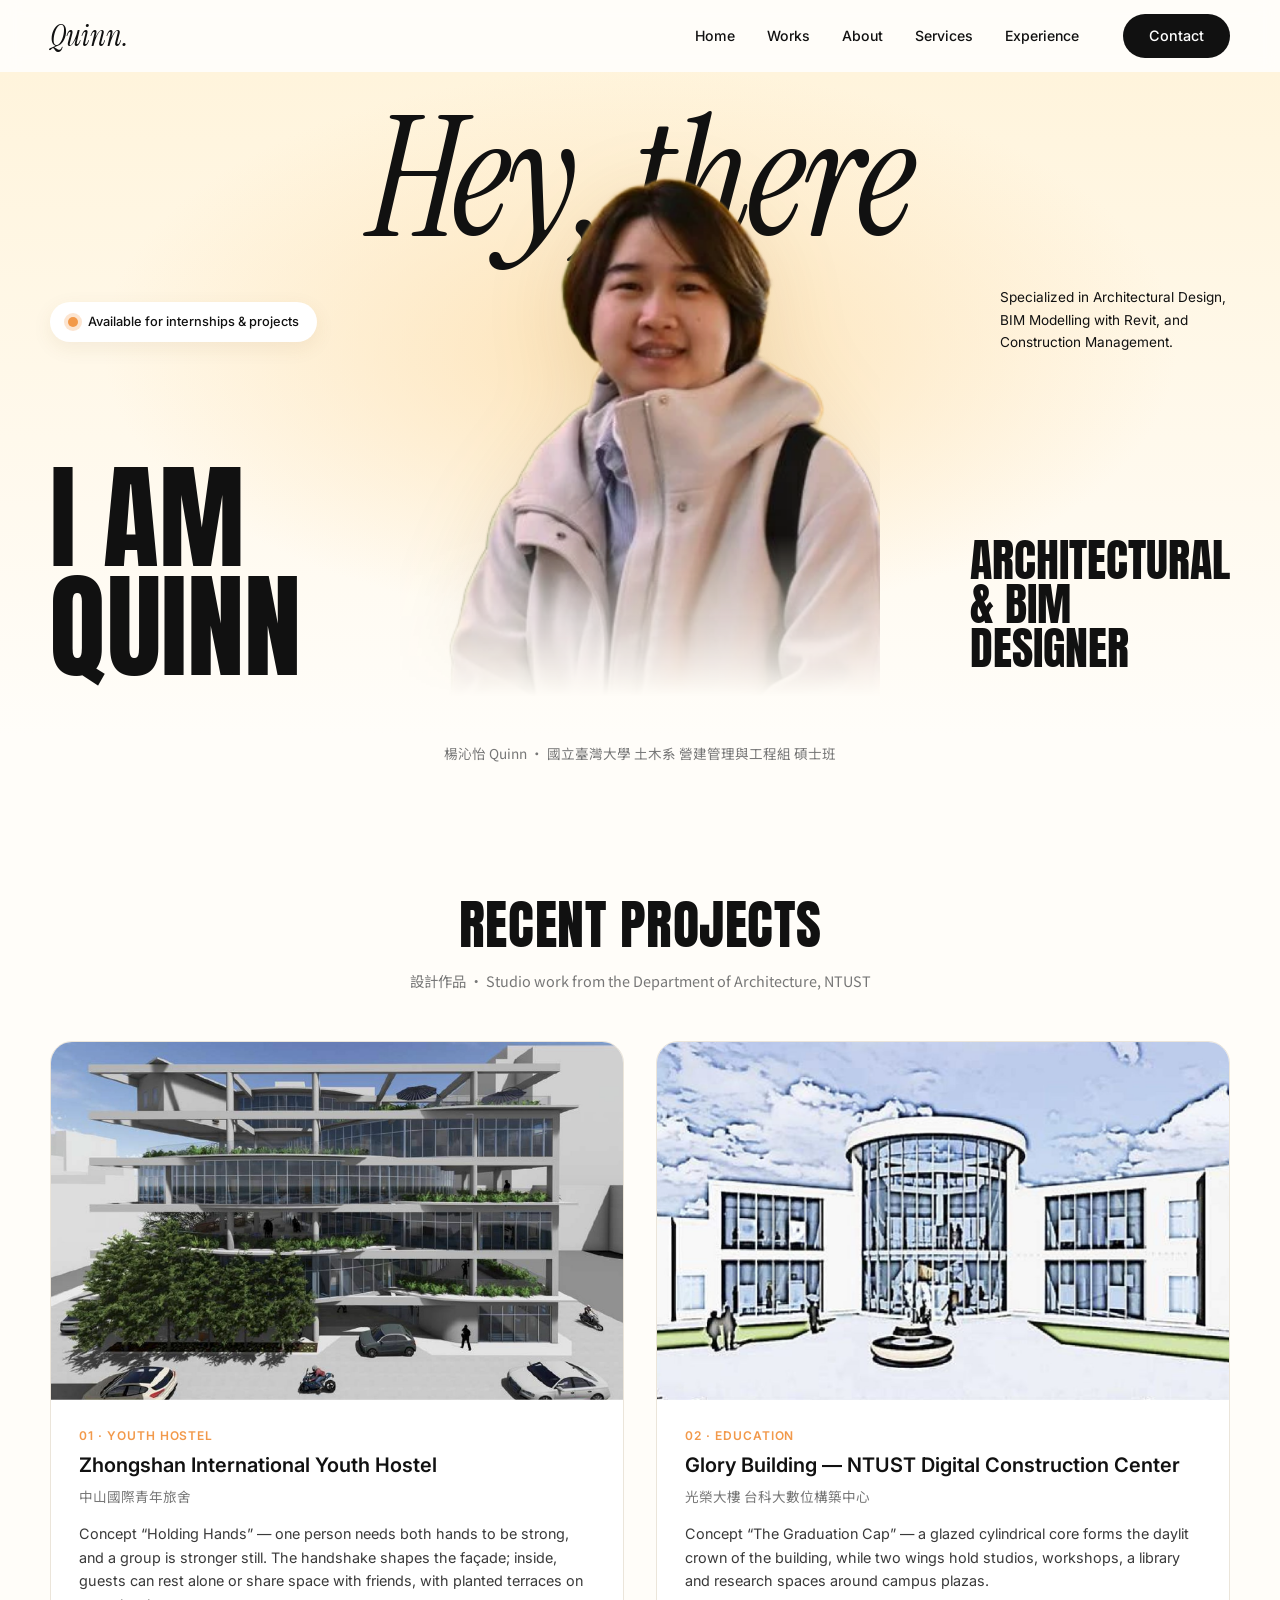
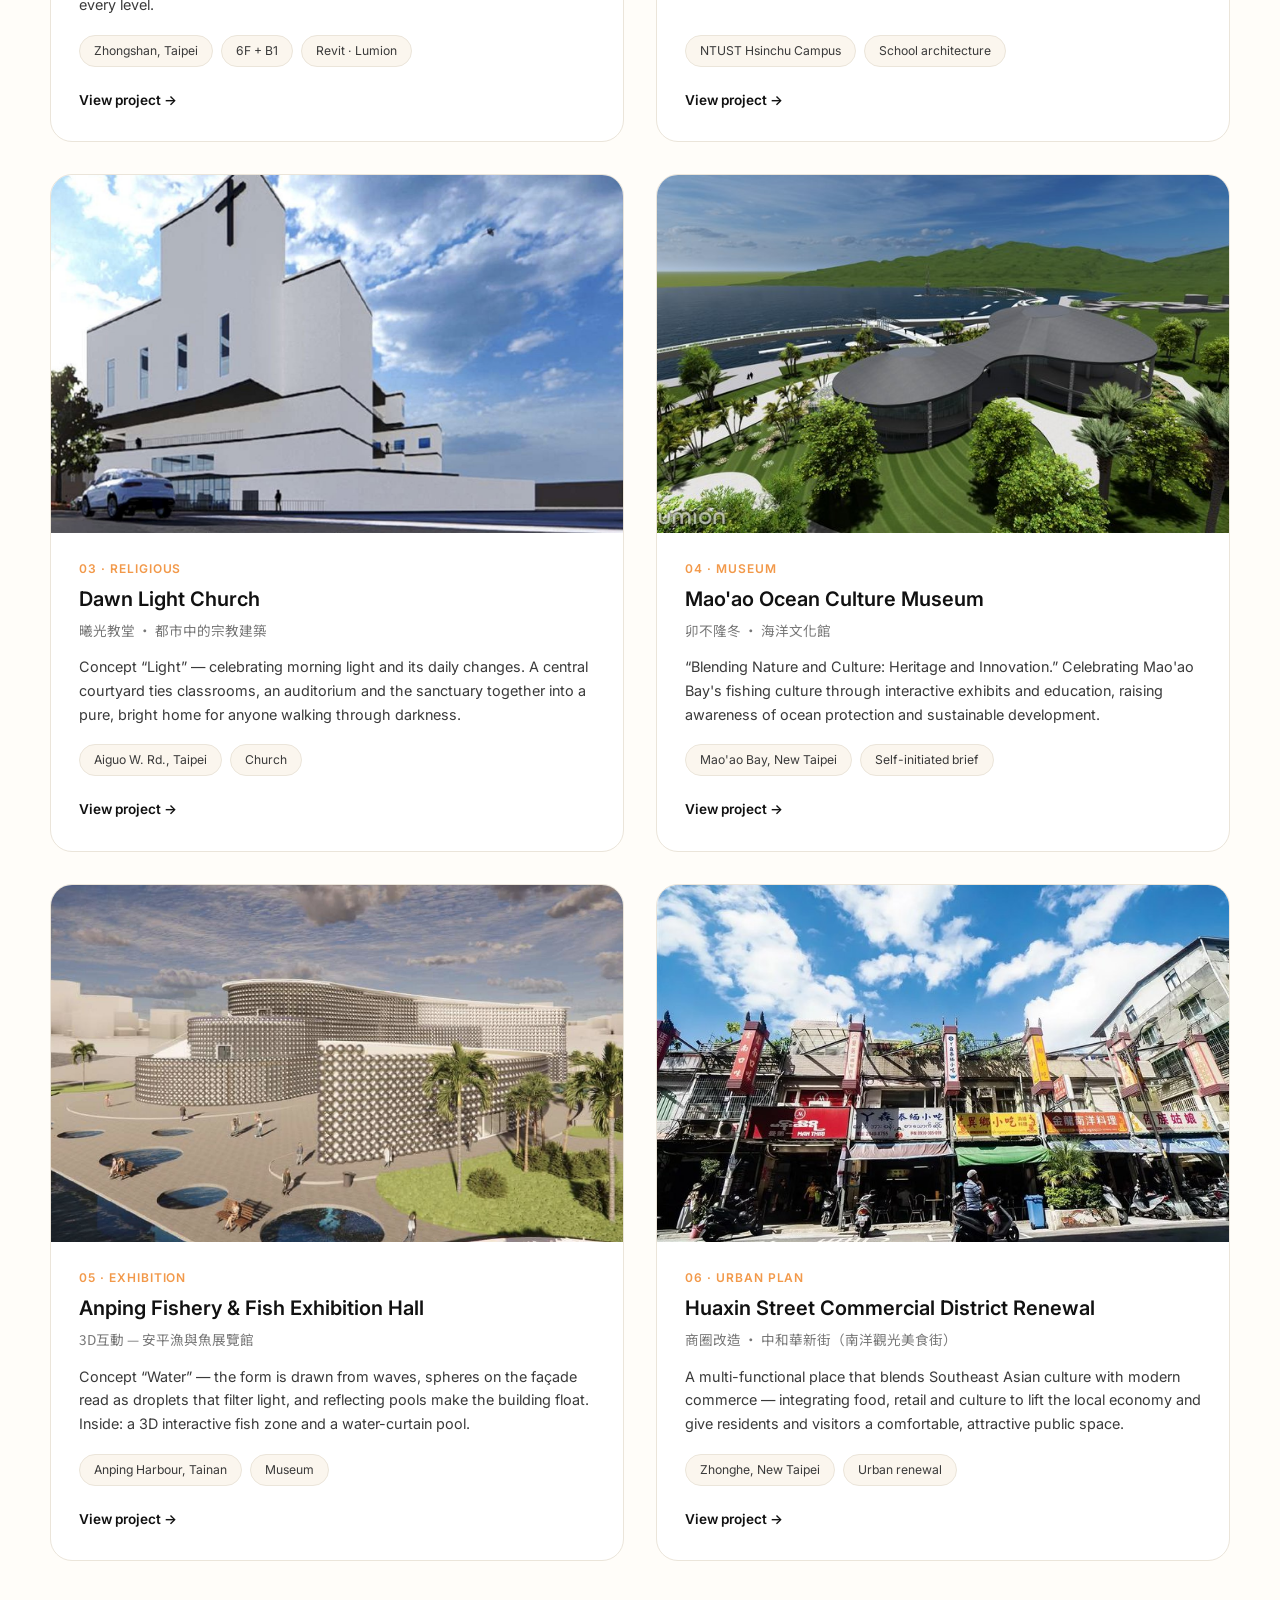
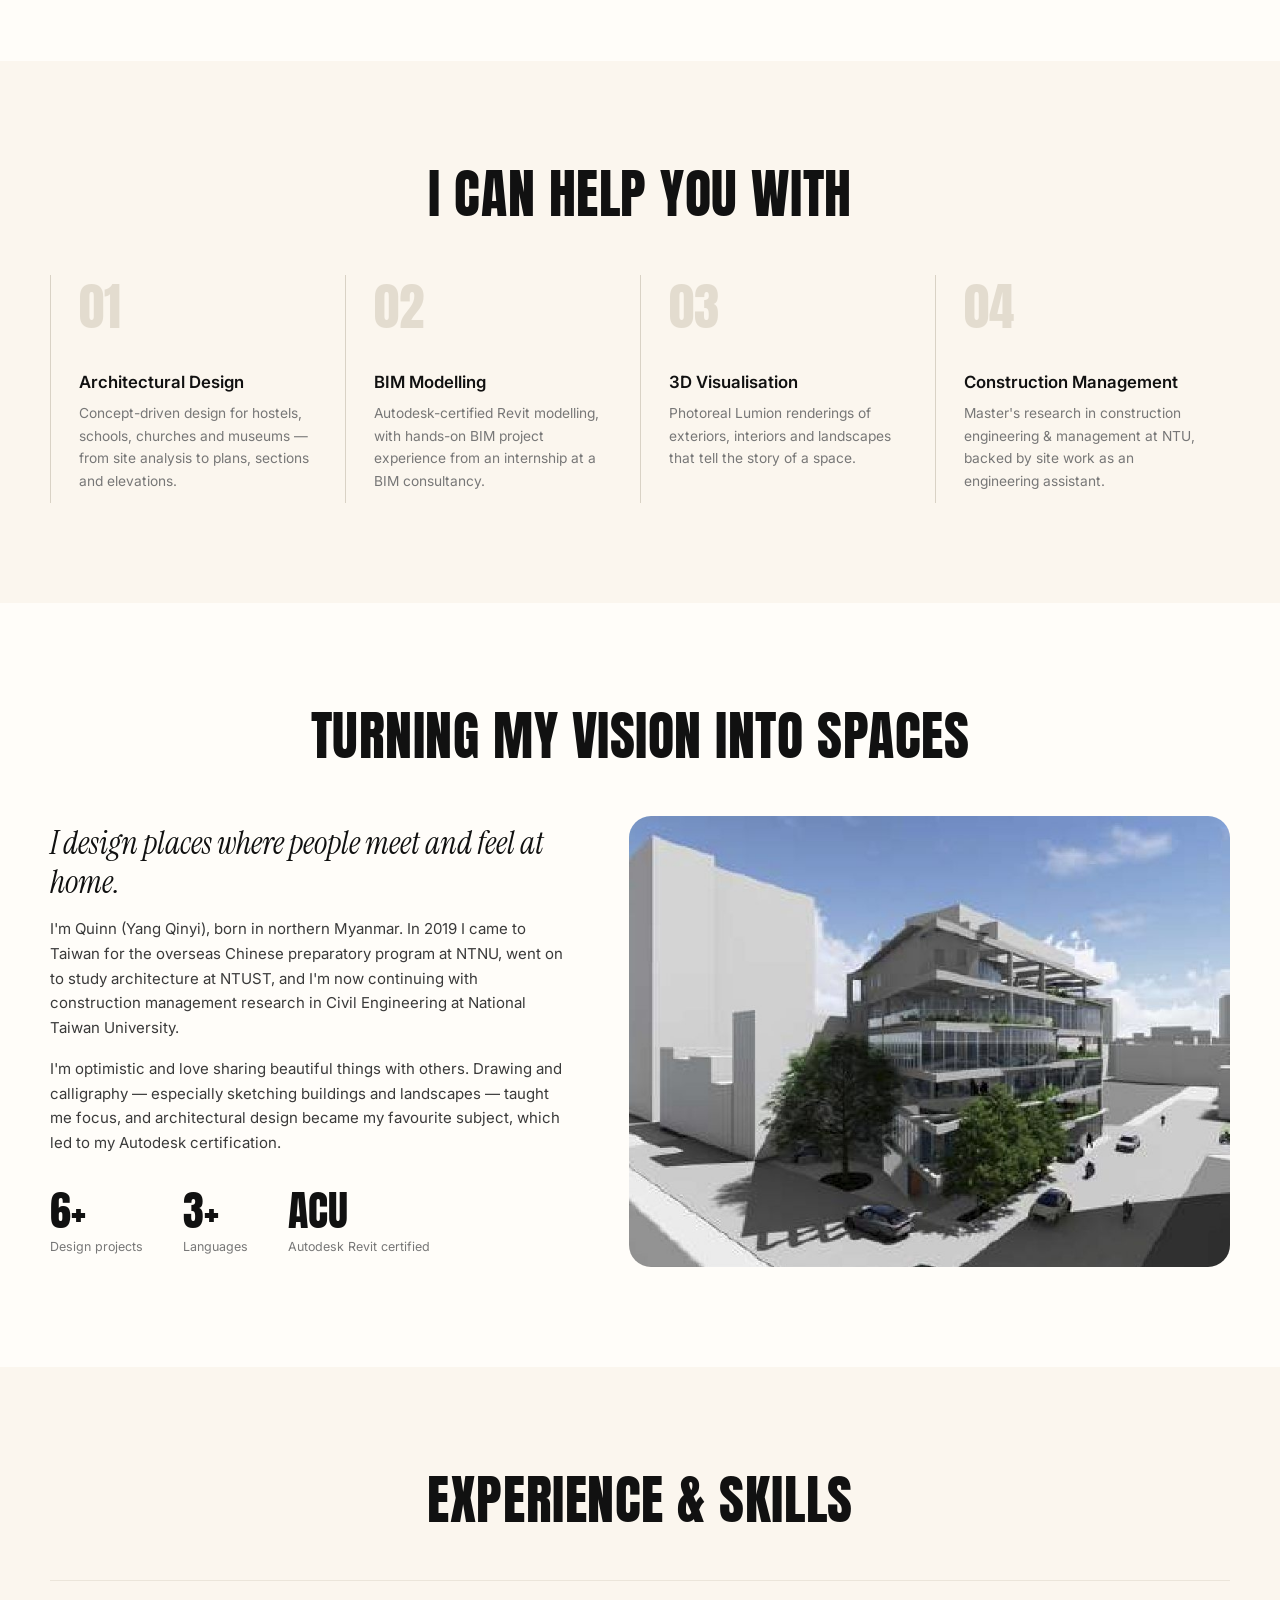
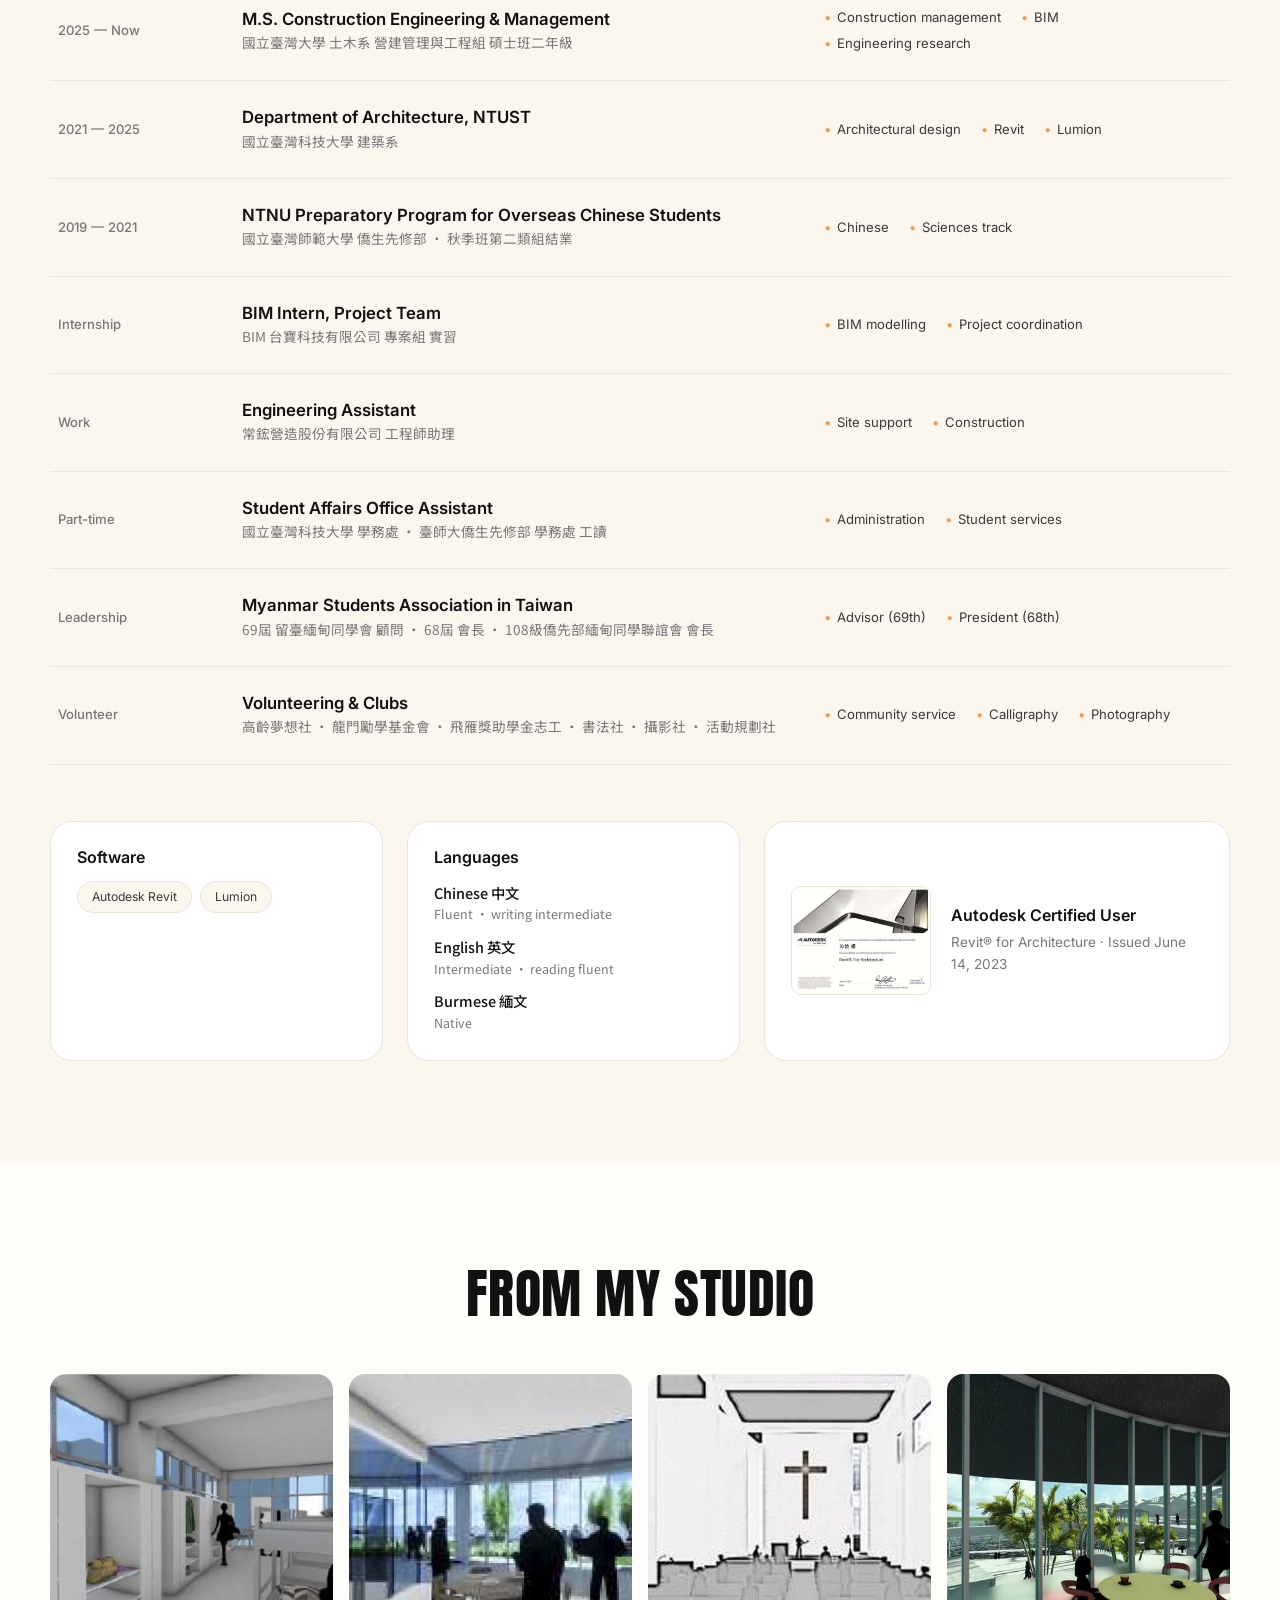
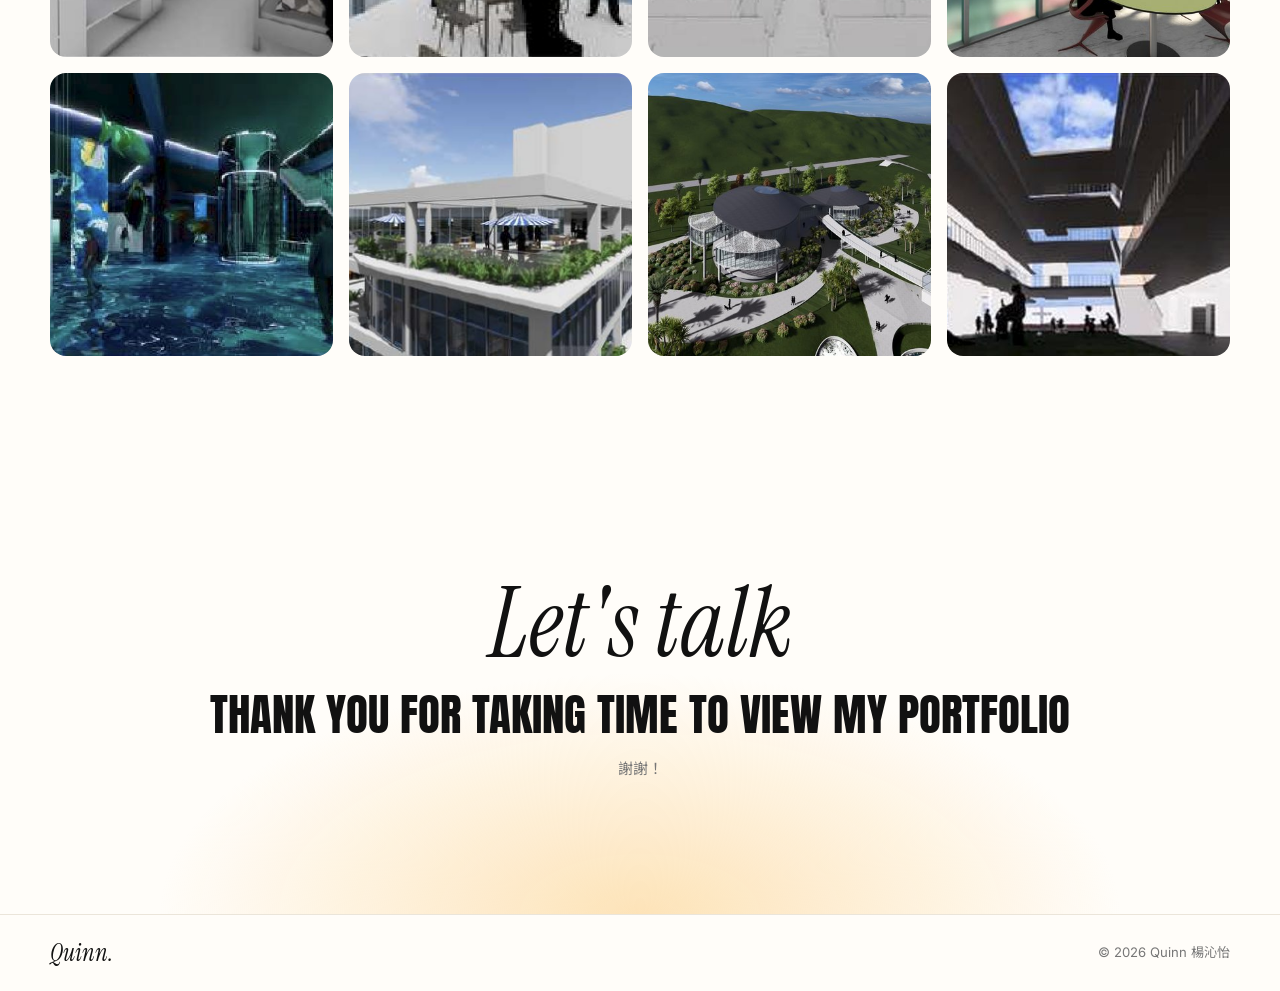
<file: index.html>
<!DOCTYPE html>
<html lang="en">
<head>
  <meta charset="UTF-8">
  <meta name="viewport" content="width=device-width, initial-scale=1.0">
  <title>Portfolio</title>
  <link rel="preconnect" href="https://fonts.googleapis.com">
  <link rel="preconnect" href="https://fonts.gstatic.com" crossorigin>
  <link href="https://fonts.googleapis.com/css2?family=Anton&family=Instrument+Serif:ital@0;1&family=Inter:wght@400;500;600&family=Noto+Sans+TC:wght@400;500&display=swap" rel="stylesheet">
  <link rel="stylesheet" href="style.css">
  <script src="common.js" defer></script>
  <script src="script.js" defer></script>
</head>
<body>
  <!-- All personal content (name, summary, projects, experience…) lives in data.json
       and is filled in by script.js. Edit data.json to update the site. -->

  <p id="load-error" class="load-error" hidden></p>

  <!-- ===== Navigation ===== -->
  <header class="nav">
    <div class="container nav__inner">
      <a href="#home" class="nav__logo" id="nav-logo"></a>

      <input type="checkbox" id="nav-toggle" class="nav__toggle">
      <label for="nav-toggle" class="nav__burger" aria-label="Toggle menu"><span></span></label>

      <nav class="nav__links">
        <a href="#home">Home</a>
        <a href="#projects">Works</a>
        <a href="#about">About</a>
        <a href="#services">Services</a>
        <a href="#experience">Experience</a>
        <a href="#contact" class="btn btn--dark nav__cta">Contact</a>
      </nav>
    </div>
  </header>

  <main>
    <!-- ===== Hero ===== -->
    <section class="hero" id="home">
      <div class="container hero__inner">
        <p class="hero__hey" id="hero-greeting"></p>
        <div class="hero__photo" id="hero-photo"></div>
        <p class="hero__status" id="hero-status"></p>
        <p class="hero__spec" id="hero-spec"></p>
        <h1 class="hero__name" id="hero-name"></h1>
        <h2 class="hero__role" id="hero-role"></h2>
        <p class="hero__zh" id="hero-subtitle"></p>
      </div>
    </section>

    <!-- ===== Recent Projects ===== -->
    <section class="section" id="projects">
      <div class="container">
        <h2 class="section__title">Recent Projects</h2>
        <p class="section__sub" id="projects-subtitle"></p>
        <div class="projects" id="project-list"></div>
      </div>
    </section>

    <!-- ===== Services ===== -->
    <section class="section section--soft" id="services">
      <div class="container">
        <h2 class="section__title">I Can Help You With</h2>
        <div class="services" id="service-list"></div>
      </div>
    </section>

    <!-- ===== About / Vision ===== -->
    <section class="section" id="about">
      <div class="container">
        <h2 class="section__title">Turning My Vision Into Spaces</h2>
        <div class="vision">
          <div class="vision__text">
            <p class="vision__lead" id="about-lead"></p>
            <div class="vision__paras" id="about-text"></div>
            <div class="stats" id="about-stats"></div>
          </div>
          <div class="vision__img" id="about-image"></div>
        </div>
      </div>
    </section>

    <!-- ===== Experience & Skills ===== -->
    <section class="section section--soft" id="experience">
      <div class="container">
        <h2 class="section__title">Experience &amp; Skills</h2>
        <div class="rows" id="experience-list"></div>

        <div class="skills">
          <div class="skill-card">
            <h4>Software</h4>
            <ul class="chips" id="skills-software"></ul>
          </div>
          <div class="skill-card">
            <h4>Languages</h4>
            <ul class="lang" id="skills-languages"></ul>
          </div>
          <div class="skill-card skill-card--cert" id="skills-certificate"></div>
        </div>
      </div>
    </section>

    <!-- ===== Studio gallery ===== -->
    <section class="section" id="gallery">
      <div class="container">
        <h2 class="section__title">From My Studio</h2>
        <div class="gallery" id="gallery-list"></div>
      </div>
    </section>

    <!-- ===== Contact ===== -->
    <section class="contact" id="contact">
      <div class="container contact__inner">
        <p class="contact__hey" id="contact-greeting"></p>
        <h2 class="contact__title" id="contact-title"></h2>
        <p class="contact__lead" id="contact-lead"></p>
        <a class="btn btn--dark btn--lg" id="contact-email"></a>
      </div>
    </section>
  </main>

  <footer class="footer">
    <div class="container footer__inner">
      <span class="nav__logo" id="footer-logo"></span>
      <p id="footer-copy"></p>
    </div>
  </footer>

</body>
</html>
</file>
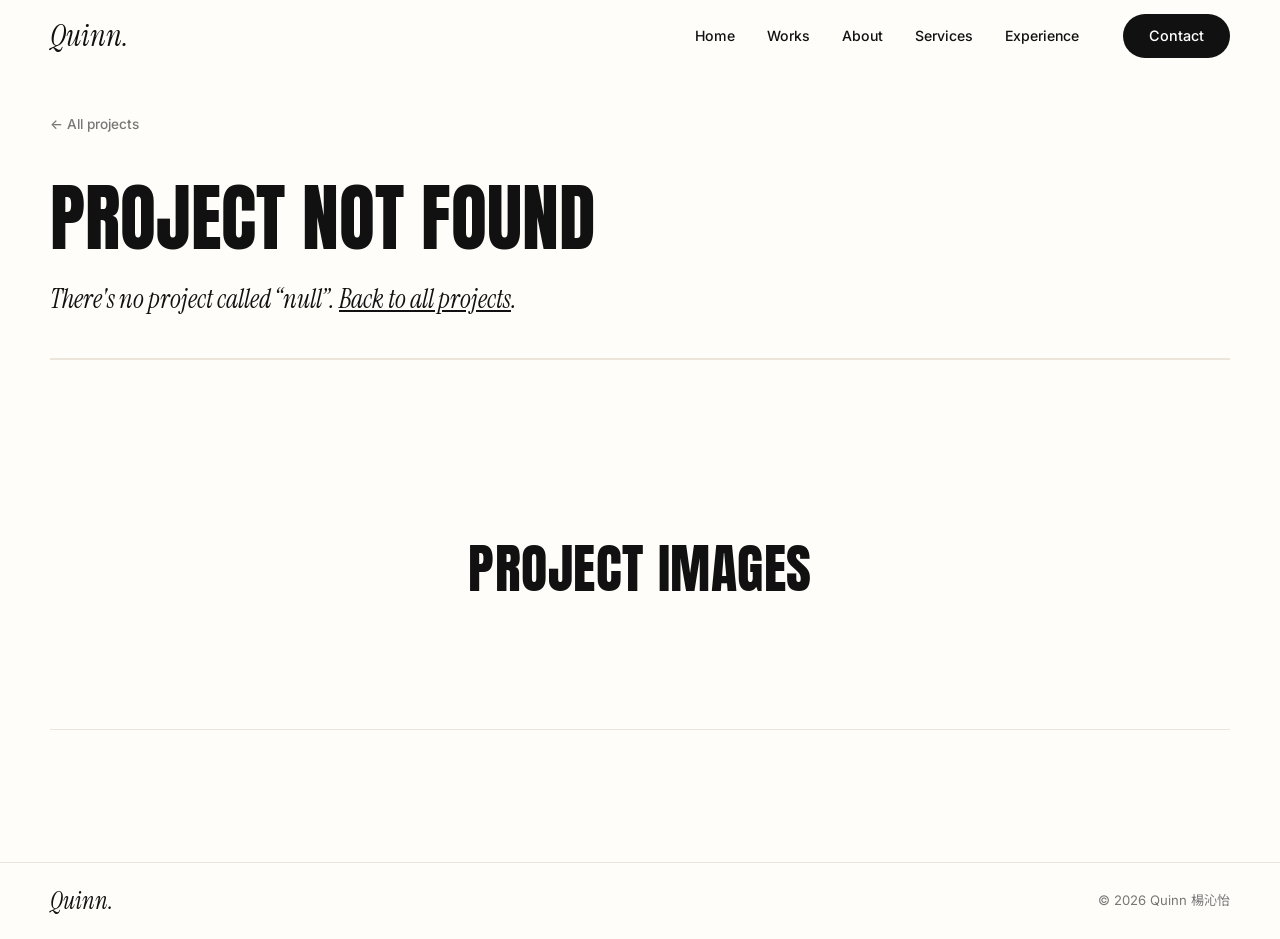
<file: project.html>
<!DOCTYPE html>
<html lang="en">
<head>
  <meta charset="UTF-8">
  <meta name="viewport" content="width=device-width, initial-scale=1.0">
  <title>Project</title>
  <link rel="preconnect" href="https://fonts.googleapis.com">
  <link rel="preconnect" href="https://fonts.gstatic.com" crossorigin>
  <link href="https://fonts.googleapis.com/css2?family=Anton&family=Instrument+Serif:ital@0;1&family=Inter:wght@400;500;600&family=Noto+Sans+TC:wght@400;500&display=swap" rel="stylesheet">
  <link rel="stylesheet" href="style.css">
  <script src="common.js" defer></script>
  <script src="project.js" defer></script>
</head>
<body>
  <!-- One page for every project: project.html?p=<slug>.
       The content comes from that project's "details" in data.json. -->

  <p id="load-error" class="load-error" hidden></p>

  <!-- ===== Navigation ===== -->
  <header class="nav">
    <div class="container nav__inner">
      <a href="index.html#home" class="nav__logo" id="nav-logo"></a>

      <input type="checkbox" id="nav-toggle" class="nav__toggle">
      <label for="nav-toggle" class="nav__burger" aria-label="Toggle menu"><span></span></label>

      <nav class="nav__links">
        <a href="index.html#home">Home</a>
        <a href="index.html#projects">Works</a>
        <a href="index.html#about">About</a>
        <a href="index.html#services">Services</a>
        <a href="index.html#experience">Experience</a>
        <a href="index.html#contact" class="btn btn--dark nav__cta">Contact</a>
      </nav>
    </div>
  </header>

  <main>
    <section class="detail">
      <div class="container">
        <a href="index.html#projects" class="detail__back"><span aria-hidden="true">←</span> All projects</a>

        <header class="detail__head">
          <span class="project__num" id="detail-num"></span>
          <h1 class="detail__title" id="detail-title"></h1>
          <p class="detail__zh" id="detail-zh"></p>
          <p class="detail__lead" id="detail-lead"></p>
        </header>

        <dl class="detail__facts" id="detail-facts"></dl>
      </div>

      <div class="container">
        <div class="detail__hero" id="detail-hero"></div>
      </div>

      <div class="container detail__story" id="detail-sections"></div>

      <div class="container">
        <h2 class="section__title detail__gallery-title">Project Images</h2>
        <div class="detail__gallery" id="detail-images"></div>
      </div>

      <nav class="container detail__pager" id="detail-pager" aria-label="More projects"></nav>
    </section>
  </main>

  <!-- Full-size image viewer -->
  <dialog class="lightbox" id="lightbox" aria-label="Image viewer">
    <button class="lightbox__close" id="lightbox-close" aria-label="Close">×</button>
    <button class="lightbox__nav lightbox__nav--prev" id="lightbox-prev" aria-label="Previous image">‹</button>
    <figure>
      <img id="lightbox-img" alt="">
      <figcaption id="lightbox-caption"></figcaption>
    </figure>
    <button class="lightbox__nav lightbox__nav--next" id="lightbox-next" aria-label="Next image">›</button>
  </dialog>

  <footer class="footer">
    <div class="container footer__inner">
      <span class="nav__logo" id="footer-logo"></span>
      <p id="footer-copy"></p>
    </div>
  </footer>

</body>
</html>
</file>
<file: style.css>
/* ===== Tokens ===== */
:root {
  --bg: #fffdf9;
  --soft: #fbf6ee;
  --cream: #fff4dc;
  --peach: #fde3b8;
  --orange: #f2994a;
  --ink: #111111;
  --text: #3a3a3a;
  --muted: #777;
  --line: #ebe5da;
  --radius: 22px;
  --display: "Anton", "Noto Sans TC", Impact, sans-serif;
  --serif: "Instrument Serif", Georgia, serif;
  --sans: "Inter", "Noto Sans TC", system-ui, sans-serif;
  --zh: "Noto Sans TC", "Inter", sans-serif;
}

*, *::before, *::after { box-sizing: border-box; }

html { scroll-behavior: smooth; scroll-padding-top: 76px; }

body {
  margin: 0;
  font-family: var(--sans);
  font-size: 15px;
  line-height: 1.65;
  color: var(--text);
  background: var(--bg);
  -webkit-font-smoothing: antialiased;
}

img { max-width: 100%; display: block; }
a { color: inherit; text-decoration: none; }
h1, h2, h3, h4 { margin: 0; color: var(--ink); line-height: 1.2; }
p, ul { margin: 0; }
ul { padding: 0; list-style: none; }

.container { width: min(1180px, 100% - 32px); margin-inline: auto; }
.zh { font-family: var(--zh); color: var(--muted); font-size: 0.85rem; }

.load-error {
  margin: 0;
  padding: 12px 16px;
  background: #fde8e8;
  color: #9b1c1c;
  text-align: center;
  font-size: 0.9rem;
}

/* ===== Buttons ===== */
.btn {
  display: inline-block;
  padding: 10px 26px;
  border-radius: 999px;
  font-weight: 500;
  font-size: 0.9rem;
  transition: transform 0.2s, background 0.2s;
}
.btn:hover { transform: translateY(-2px); }
.btn--dark { background: var(--ink); color: #fff; }
.btn--dark:hover { background: #333; }
.btn--lg { padding: 16px 36px; font-size: 1rem; }

/* ===== Navigation ===== */
.nav {
  position: sticky;
  top: 0;
  z-index: 20;
  background: rgba(255, 253, 249, 0.85);
  backdrop-filter: blur(10px);
}
.nav__inner {
  display: flex;
  align-items: center;
  justify-content: space-between;
  height: 72px;
}
.nav__logo {
  font-family: var(--serif);
  font-style: italic;
  font-size: 1.9rem;
  color: var(--ink);
  line-height: 1;
}
.nav__links { display: flex; align-items: center; gap: 32px; font-size: 0.88rem; font-weight: 500; color: var(--ink); }
.nav__links a:not(.btn):hover { color: var(--orange); }
.nav__cta { margin-left: 12px; }
.nav__toggle, .nav__burger { display: none; }

/* ===== Hero ===== */
.hero {
  position: relative;
  overflow: hidden;
  background:
    radial-gradient(60% 55% at 50% 38%, var(--peach) 0%, rgba(253, 227, 184, 0) 70%),
    linear-gradient(180deg, var(--cream) 0%, var(--bg) 92%);
}
.hero__inner {
  position: relative;
  display: grid;
  grid-template-columns: 1fr minmax(300px, 420px) 1fr;
  grid-template-rows: auto auto 1fr auto;
  min-height: 720px;
  padding-top: 24px;
}

.hero__hey {
  grid-column: 1 / -1;
  grid-row: 1;
  z-index: 1;
  text-align: center;
  font-family: var(--serif);
  font-style: italic;
  font-size: clamp(5rem, 13vw, 11rem);
  line-height: 1;
  color: var(--ink);
  letter-spacing: -0.02em;
}

.hero__photo {
  grid-column: 2;
  grid-row: 1 / 4;
  align-self: end;
  z-index: 2;
  justify-self: center;
  align-self: start;
  width: 115%;
  max-width: 480px;
  margin-top: 36px;
  -webkit-mask-image: linear-gradient(180deg, #000 70%, transparent 98%);
  mask-image: linear-gradient(180deg, #000 70%, transparent 98%);
}
.hero__photo img {
  width: 100%;
  aspect-ratio: 5 / 6;
  object-fit: cover;
  object-position: 50% 0;
  filter: drop-shadow(0 20px 40px rgba(120, 80, 20, 0.12));
}

.hero__status {
  grid-column: 1;
  grid-row: 2;
  align-self: start;
  justify-self: start;
  z-index: 3;
  margin-top: 40px;
  display: inline-flex;
  align-items: center;
  gap: 10px;
  padding: 9px 18px;
  border-radius: 999px;
  background: #fff;
  box-shadow: 0 6px 20px rgba(120, 80, 20, 0.08);
  font-size: 0.8rem;
  font-weight: 500;
  color: var(--ink);
}
.dot {
  width: 10px; height: 10px; border-radius: 50%;
  background: var(--orange);
  box-shadow: 0 0 0 4px rgba(242, 153, 74, 0.25);
}

.hero__spec {
  grid-column: 3;
  grid-row: 2;
  z-index: 3;
  max-width: 230px;
  margin: 24px 0 0 auto;
  font-size: 0.85rem;
  color: var(--ink);
}

.hero__name, .hero__role {
  font-family: var(--display);
  font-weight: 400;
  text-transform: uppercase;
  line-height: 0.95;
  z-index: 3;
  align-self: end;
}
.hero__name {
  grid-column: 1;
  grid-row: 3;
  font-size: clamp(4rem, 9vw, 7.5rem);
  padding-bottom: 60px;
}
.hero__role {
  grid-column: 3;
  grid-row: 3;
  justify-self: end;
  font-size: clamp(2rem, 3.6vw, 3rem);
  padding-bottom: 72px;
}
.hero__zh {
  grid-column: 1 / -1;
  grid-row: 4;
  z-index: 3;
  padding-bottom: 28px;
  text-align: center;
  font-family: var(--zh);
  font-size: 0.85rem;
  color: var(--muted);
}

/* ===== Sections ===== */
.section { padding: 100px 0; }
.section--soft { background: var(--soft); }
.section__title {
  font-family: var(--display);
  font-weight: 400;
  text-transform: uppercase;
  text-align: center;
  font-size: clamp(2.2rem, 4.5vw, 3.4rem);
  letter-spacing: 0.01em;
  margin-bottom: 48px;
}
.section__sub { text-align: center; color: var(--muted); margin: -36px 0 48px; font-family: var(--zh); font-size: 0.9rem; }

.chips { display: flex; flex-wrap: wrap; gap: 8px; }
.chips li {
  padding: 5px 14px;
  border-radius: 999px;
  background: var(--soft);
  border: 1px solid var(--line);
  font-size: 0.76rem;
  color: var(--text);
}

/* ===== Projects ===== */
.projects { display: grid; grid-template-columns: repeat(2, 1fr); gap: 32px; }
.project {
  display: flex;
  flex-direction: column;
  border-radius: var(--radius);
  overflow: hidden;
  background: #fff;
  border: 1px solid var(--line);
  transition: transform 0.3s, box-shadow 0.3s;
}
.project:hover { transform: translateY(-6px); box-shadow: 0 24px 50px rgba(120, 80, 20, 0.12); }
.project__img { aspect-ratio: 16 / 10; overflow: hidden; background: var(--soft); }
.project__img img { width: 100%; height: 100%; object-fit: cover; transition: transform 0.6s; }
.project:hover .project__img img { transform: scale(1.05); }
.project__body { display: flex; flex-direction: column; gap: 8px; padding: 26px 28px 30px; flex: 1; }
.project__body h3 { font-size: 1.25rem; font-weight: 600; }
.project__body > p:not(.zh) { font-size: 0.9rem; margin: 6px 0 10px; }
.project__body .chips { margin-top: auto; }
.project__num { font-size: 0.75rem; font-weight: 600; letter-spacing: 0.08em; text-transform: uppercase; color: var(--orange); }
.project__more { margin-top: 14px; font-size: 0.85rem; font-weight: 600; color: var(--ink); }
.project__more span { display: inline-block; transition: transform 0.2s; }
.project:hover .project__more { color: var(--orange); }
.project:hover .project__more span { transform: translateX(4px); }

/* ===== Project detail page ===== */
.detail { padding: 40px 0 100px; }
.detail__back { display: inline-block; font-size: 0.85rem; font-weight: 500; color: var(--muted); margin-bottom: 36px; }
.detail__back:hover { color: var(--orange); }
.detail__head { max-width: 820px; display: flex; flex-direction: column; gap: 10px; }
.detail__title {
  font-family: var(--display);
  font-weight: 400;
  text-transform: uppercase;
  font-size: clamp(2.4rem, 6vw, 4.6rem);
  line-height: 1;
}
.detail__zh { font-family: var(--zh); color: var(--muted); }
.detail__lead { font-family: var(--serif); font-style: italic; font-size: clamp(1.25rem, 2.2vw, 1.6rem); line-height: 1.35; color: var(--ink); margin-top: 8px; }
.detail__lead a { text-decoration: underline; }

.detail__facts {
  display: grid;
  grid-template-columns: repeat(auto-fit, minmax(180px, 1fr));
  gap: 0;
  margin: 40px 0 32px;
  border-top: 1px solid var(--line);
  border-bottom: 1px solid var(--line);
}
.detail__facts div { padding: 18px 20px 18px 0; }
.detail__facts dt { font-size: 0.72rem; font-weight: 600; letter-spacing: 0.08em; text-transform: uppercase; color: var(--orange); }
.detail__facts dd { margin: 4px 0 0; color: var(--ink); font-size: 0.92rem; }

.detail__hero { border-radius: var(--radius); overflow: hidden; background: var(--soft); }
.detail__hero img { width: 100%; max-height: 640px; object-fit: cover; cursor: zoom-in; }

.detail__story { display: grid; grid-template-columns: repeat(auto-fit, minmax(260px, 1fr)); gap: 32px; padding: 72px 0; }
.detail__section { padding-left: 24px; border-left: 1px solid #d9d2c5; }
.detail__section .service__num { margin-bottom: 20px; }
.detail__section h3 { font-size: 1.1rem; font-weight: 600; margin-bottom: 10px; }
.detail__section p { color: var(--text); font-size: 0.92rem; }

.detail__gallery { display: grid; grid-template-columns: repeat(2, 1fr); gap: 24px; }
.detail__gallery figure { margin: 0; }
.detail__gallery button {
  display: block;
  width: 100%;
  padding: 0;
  border: 0;
  border-radius: 16px;
  overflow: hidden;
  background: var(--soft);
  cursor: zoom-in;
}
.detail__gallery img { width: 100%; aspect-ratio: 4 / 3; object-fit: cover; transition: transform 0.5s; }
.detail__gallery button:hover img { transform: scale(1.04); }
.detail__gallery figcaption { margin-top: 10px; font-size: 0.82rem; color: var(--muted); }

.detail__pager { display: grid; grid-template-columns: 1fr 1fr; gap: 24px; margin-top: 80px; padding-top: 32px; border-top: 1px solid var(--line); }
.pager__link { display: flex; flex-direction: column; gap: 6px; padding: 22px 26px; border-radius: var(--radius); border: 1px solid var(--line); background: #fff; transition: transform 0.2s, box-shadow 0.2s; }
.pager__link:hover { transform: translateY(-3px); box-shadow: 0 16px 36px rgba(120, 80, 20, 0.1); }
.pager__link small { font-size: 0.75rem; font-weight: 600; letter-spacing: 0.06em; text-transform: uppercase; color: var(--orange); }
.pager__link span { font-weight: 600; color: var(--ink); }
.pager__link--next { text-align: right; }

/* ===== Lightbox ===== */
.lightbox {
  width: 100vw;
  height: 100vh;
  max-width: none;
  max-height: none;
  margin: 0;
  padding: 24px 72px;
  border: 0;
  background: rgba(17, 17, 17, 0.94);
  color: #fff;
}
.lightbox[open] { display: flex; align-items: center; justify-content: center; }
.lightbox::backdrop { background: rgba(17, 17, 17, 0.6); }
.lightbox figure { margin: 0; display: flex; flex-direction: column; align-items: center; gap: 14px; max-height: 100%; }
.lightbox img { max-width: 100%; max-height: calc(100vh - 110px); object-fit: contain; border-radius: 8px; }
.lightbox figcaption { font-size: 0.85rem; color: #ccc; text-align: center; }
.lightbox button {
  position: absolute;
  width: 48px;
  height: 48px;
  border: 0;
  border-radius: 50%;
  background: rgba(255, 255, 255, 0.12);
  color: #fff;
  font-size: 1.8rem;
  line-height: 1;
  cursor: pointer;
}
.lightbox button:hover { background: rgba(255, 255, 255, 0.25); }
.lightbox__close { top: 18px; right: 18px; }
.lightbox__nav { top: 50%; transform: translateY(-50%); }
.lightbox__nav--prev { left: 14px; }
.lightbox__nav--next { right: 14px; }

/* ===== Services ===== */
.services { display: grid; grid-template-columns: repeat(4, 1fr); }
.service { padding: 6px 28px 10px; border-left: 1px solid #d9d2c5; }
.service__num {
  display: block;
  font-family: var(--display);
  font-size: 3.2rem;
  line-height: 1;
  color: #e3dccf;
  margin-bottom: 40px;
}
.service h3 { font-size: 1.05rem; font-weight: 600; margin-bottom: 10px; }
.service p { font-size: 0.86rem; color: var(--muted); }

/* ===== Vision ===== */
.vision { display: grid; grid-template-columns: 1fr 1.15fr; gap: 56px; align-items: center; }
.vision__text, .vision__paras { display: flex; flex-direction: column; gap: 16px; }
.vision__lead { font-family: var(--serif); font-style: italic; font-size: 2rem; line-height: 1.2; color: var(--ink); }
.vision__img { border-radius: var(--radius); overflow: hidden; aspect-ratio: 4 / 3; }
.vision__img img { width: 100%; height: 100%; object-fit: cover; }
.stats { display: flex; gap: 40px; margin-top: 16px; }
.stats strong { display: block; font-family: var(--display); font-weight: 400; font-size: 2.6rem; line-height: 1.1; color: var(--ink); }
.stats span { font-size: 0.78rem; color: var(--muted); }

/* ===== Experience rows ===== */
.rows { border-top: 1px solid var(--line); }
.row {
  display: grid;
  grid-template-columns: 160px 1.4fr 1fr;
  gap: 24px;
  align-items: center;
  padding: 26px 8px;
  border-bottom: 1px solid var(--line);
  transition: background 0.2s;
}
.row:hover { background: #fff; }
.row__year { font-size: 0.82rem; font-weight: 500; color: var(--muted); }
.row__title h3 { font-size: 1.05rem; font-weight: 600; margin-bottom: 2px; }
.row__list { display: flex; flex-wrap: wrap; gap: 4px 20px; font-size: 0.82rem; }
.row__list li::before { content: "•"; color: var(--orange); margin-right: 6px; }

.skills { display: grid; grid-template-columns: 1fr 1fr 1.4fr; gap: 24px; margin-top: 56px; }
.skill-card { background: #fff; border: 1px solid var(--line); border-radius: var(--radius); padding: 26px; }
.skill-card h4 { font-size: 1rem; font-weight: 600; margin-bottom: 14px; }
.lang { display: grid; gap: 10px; }
.lang li { display: flex; flex-direction: column; font-family: var(--zh); }
.lang span { color: var(--ink); font-weight: 500; font-size: 0.9rem; }
.lang small { color: var(--muted); font-size: 0.78rem; }
.skill-card--cert { display: flex; gap: 20px; align-items: center; }
.skill-card--cert img { width: 140px; border-radius: 10px; border: 1px solid var(--line); }
.skill-card--cert h4 { margin-bottom: 6px; }
.skill-card--cert p { font-size: 0.85rem; color: var(--muted); }

/* ===== Gallery ===== */
.gallery { display: grid; grid-template-columns: repeat(4, 1fr); gap: 16px; }
.gallery img {
  width: 100%;
  aspect-ratio: 1;
  object-fit: cover;
  border-radius: 16px;
  transition: transform 0.4s;
}
.gallery img:hover { transform: scale(1.03); }

/* ===== Contact ===== */
.contact {
  padding: 120px 0;
  text-align: center;
  background:
    radial-gradient(50% 70% at 50% 100%, var(--peach) 0%, rgba(253, 227, 184, 0) 75%),
    var(--bg);
}
.contact__inner { display: flex; flex-direction: column; align-items: center; gap: 18px; }
.contact__hey { font-family: var(--serif); font-style: italic; font-size: clamp(3.5rem, 8vw, 6rem); line-height: 1; color: var(--ink); }
.contact__title { font-family: var(--display); font-weight: 400; text-transform: uppercase; font-size: clamp(1.8rem, 4vw, 2.8rem); line-height: 1.1; }
.contact__lead { color: var(--muted); margin-bottom: 12px; }
.contact .btn { overflow-wrap: anywhere; }

.footer { border-top: 1px solid var(--line); padding: 26px 0; font-size: 0.82rem; color: var(--muted); }
.footer__inner { display: flex; justify-content: space-between; align-items: center; }
.footer .nav__logo { font-size: 1.5rem; }

/* ===== Responsive ===== */
@media (max-width: 960px) {
  .services { grid-template-columns: repeat(2, 1fr); row-gap: 40px; }
  .vision { grid-template-columns: 1fr; }
  .skills { grid-template-columns: 1fr 1fr; }
  .skill-card--cert { grid-column: 1 / -1; }
  .gallery { grid-template-columns: repeat(3, 1fr); }
}

@media (max-width: 820px) {
  .nav__burger {
    display: block;
    width: 28px; height: 20px;
    position: relative;
    cursor: pointer;
  }
  .nav__burger span, .nav__burger::before, .nav__burger::after {
    content: "";
    position: absolute; left: 0; right: 0;
    height: 2px; background: var(--ink);
    transition: transform 0.25s, opacity 0.25s;
  }
  .nav__burger::before { top: 0; }
  .nav__burger span { top: 9px; }
  .nav__burger::after { bottom: 0; }
  .nav__toggle:checked + .nav__burger::before { transform: translateY(9px) rotate(45deg); }
  .nav__toggle:checked + .nav__burger span { opacity: 0; }
  .nav__toggle:checked + .nav__burger::after { transform: translateY(-9px) rotate(-45deg); }

  .nav__links {
    position: absolute;
    top: 72px; left: 0; right: 0;
    flex-direction: column;
    gap: 18px;
    padding: 24px 16px 28px;
    background: var(--bg);
    border-bottom: 1px solid var(--line);
    display: none;
  }
  .nav__toggle:checked ~ .nav__links { display: flex; }
  .nav__cta { margin-left: 0; }

  .hero__inner {
    grid-template-columns: 1fr;
    grid-template-rows: none;
    min-height: 0;
    justify-items: center;
    text-align: center;
  }
  .hero__inner > * { grid-column: 1 !important; grid-row: auto !important; }
  .hero__hey { font-size: clamp(4rem, 20vw, 6rem); }
  .hero__photo { width: min(340px, 90%); margin-top: -20px; order: 2; }
  .hero__status { order: 1; justify-self: center; margin-top: 18px; }
  .hero__name { order: 3; padding-bottom: 8px; margin-top: -40px; }
  .hero__role { order: 4; justify-self: center; padding-bottom: 14px; }
  .hero__spec { order: 5; margin: 0 auto 14px; max-width: 320px; }
  .hero__zh { order: 6; }
  .hero__role br:first-of-type { display: none; }

  .section { padding: 72px 0; }
  .projects { grid-template-columns: 1fr; }
  .row { grid-template-columns: 1fr; gap: 8px; padding: 22px 4px; }
}

@media (max-width: 560px) {
  .services { grid-template-columns: 1fr; }
  .service__num { margin-bottom: 16px; }
  .skills { grid-template-columns: 1fr; }
  .skill-card--cert { flex-direction: column; align-items: flex-start; }
  .gallery { grid-template-columns: repeat(2, 1fr); gap: 10px; }
  .stats { gap: 24px; }
  .project__body { padding: 22px; }
  .detail__gallery { grid-template-columns: 1fr; }
  .detail__pager { grid-template-columns: 1fr; }
  .pager__link--next { text-align: left; }
  .lightbox { padding: 64px 12px; }
  .lightbox__nav { top: auto; bottom: 14px; transform: none; }
  .footer__inner { flex-direction: column; gap: 6px; }
}
</file>
